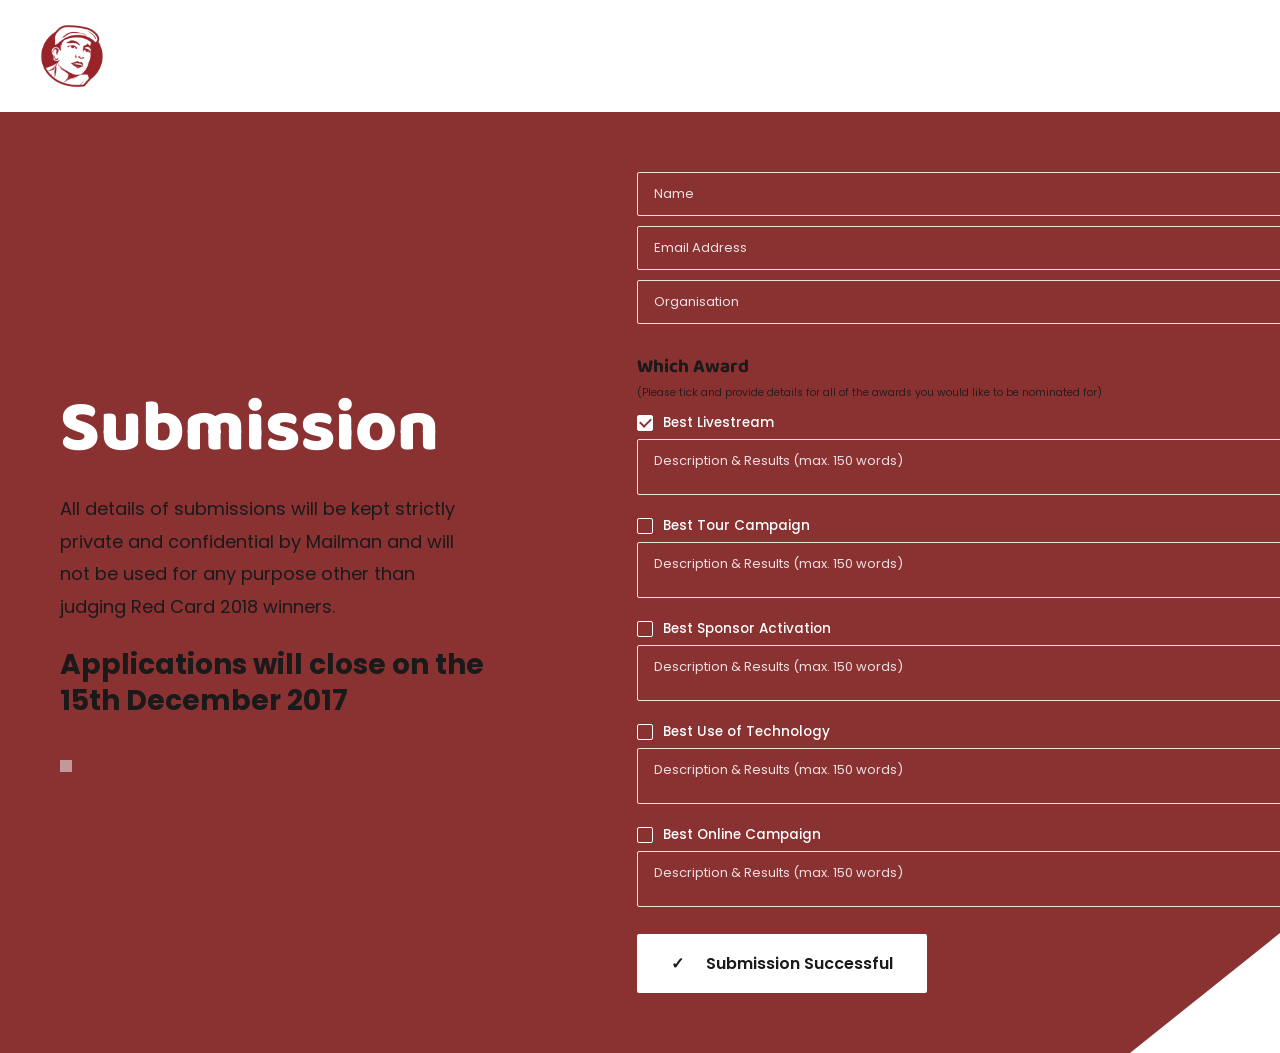
<file: index.html>
<!DOCTYPE html>
<html lang="en">
<head>
<meta charset="UTF-8" />
<meta name="viewport" content="width=device-width, initial-scale=1.0" />
<title>Red Card 2018 | Submission</title>
<link rel="stylesheet" href="style_updated.css" />
</head>
<body>

  <!-- ===================== HEADER ===================== -->
  <header class="site-header">
    <img src="assets/logo.png" alt="Red Card logo" />
  </header>

  <!-- ===================== SUBMISSION SECTION ===================== -->
  <section class="submission">
    <div class="submission-grid">

      <!-- LEFT: intro text -->
      <div class="submission-intro">
        <h1>Submission</h1>
        <p>All details of submissions will be kept strictly private and confidential by Mailman and will not be used for any purpose other than judging Red Card 2018 winners.</p>
        <p class="close-date">Applications will close on the 15th December 2017</p>
        <span class="deco-square"></span>
      </div>

      <!-- RIGHT: form -->
      <div class="submission-form">
        <form>
          <input type="text" placeholder="Name" required />
          <input type="email" placeholder="Email Address" required />
          <input type="text" placeholder="Organisation" />

          <h3 class="award-heading">Which Award</h3>
          <p class="award-hint">(Please tick and provide details for all of the awards you would like to be nominated for)</p>

          <!-- Best Livestream -->
          <div class="award-item">
            <label class="award-check">
              <input type="checkbox" name="award" value="Best Livestream" checked />
              Best Livestream
            </label>
            <button type="button" class="award-icon-btn" aria-label="More info">+</button>
          </div>
          <textarea placeholder="Description &amp; Results (max. 150 words)" maxlength="900"></textarea>

          <!-- Best Tour Campaign -->
          <div class="award-item">
            <label class="award-check">
              <input type="checkbox" name="award" value="Best Tour Campaign" />
              Best Tour Campaign
            </label>
            <button type="button" class="award-icon-btn" aria-label="More info">+</button>
          </div>
          <textarea placeholder="Description &amp; Results (max. 150 words)" maxlength="900"></textarea>

          <!-- Best Sponsor Activation -->
          <div class="award-item">
            <label class="award-check">
              <input type="checkbox" name="award" value="Best Sponsor Activation" />
              Best Sponsor Activation
            </label>
            <button type="button" class="award-icon-btn" aria-label="More info">+</button>
          </div>
          <textarea placeholder="Description &amp; Results (max. 150 words)" maxlength="900"></textarea>

          <!-- Best Use of Technology -->
          <div class="award-item">
            <label class="award-check">
              <input type="checkbox" name="award" value="Best Use of Technology" />
              Best Use of Technology
            </label>
            <button type="button" class="award-icon-btn" aria-label="More info">+</button>
          </div>
          <textarea placeholder="Description &amp; Results (max. 150 words)" maxlength="900"></textarea>

          <!-- Best Online Campaign -->
          <div class="award-item">
            <label class="award-check">
              <input type="checkbox" name="award" value="Best Online Campaign" />
              Best Online Campaign
            </label>
            <button type="button" class="award-icon-btn" aria-label="More info">+</button>
          </div>
          <textarea placeholder="Description &amp; Results (max. 150 words)" maxlength="900"></textarea>

          <button type="submit" class="submit-btn">
            <span class="check-mark">&#10003;</span>
            Submission Successful
          </button>
        </form>
      </div>

    </div>
  </section>

</body>
</html>
</file>
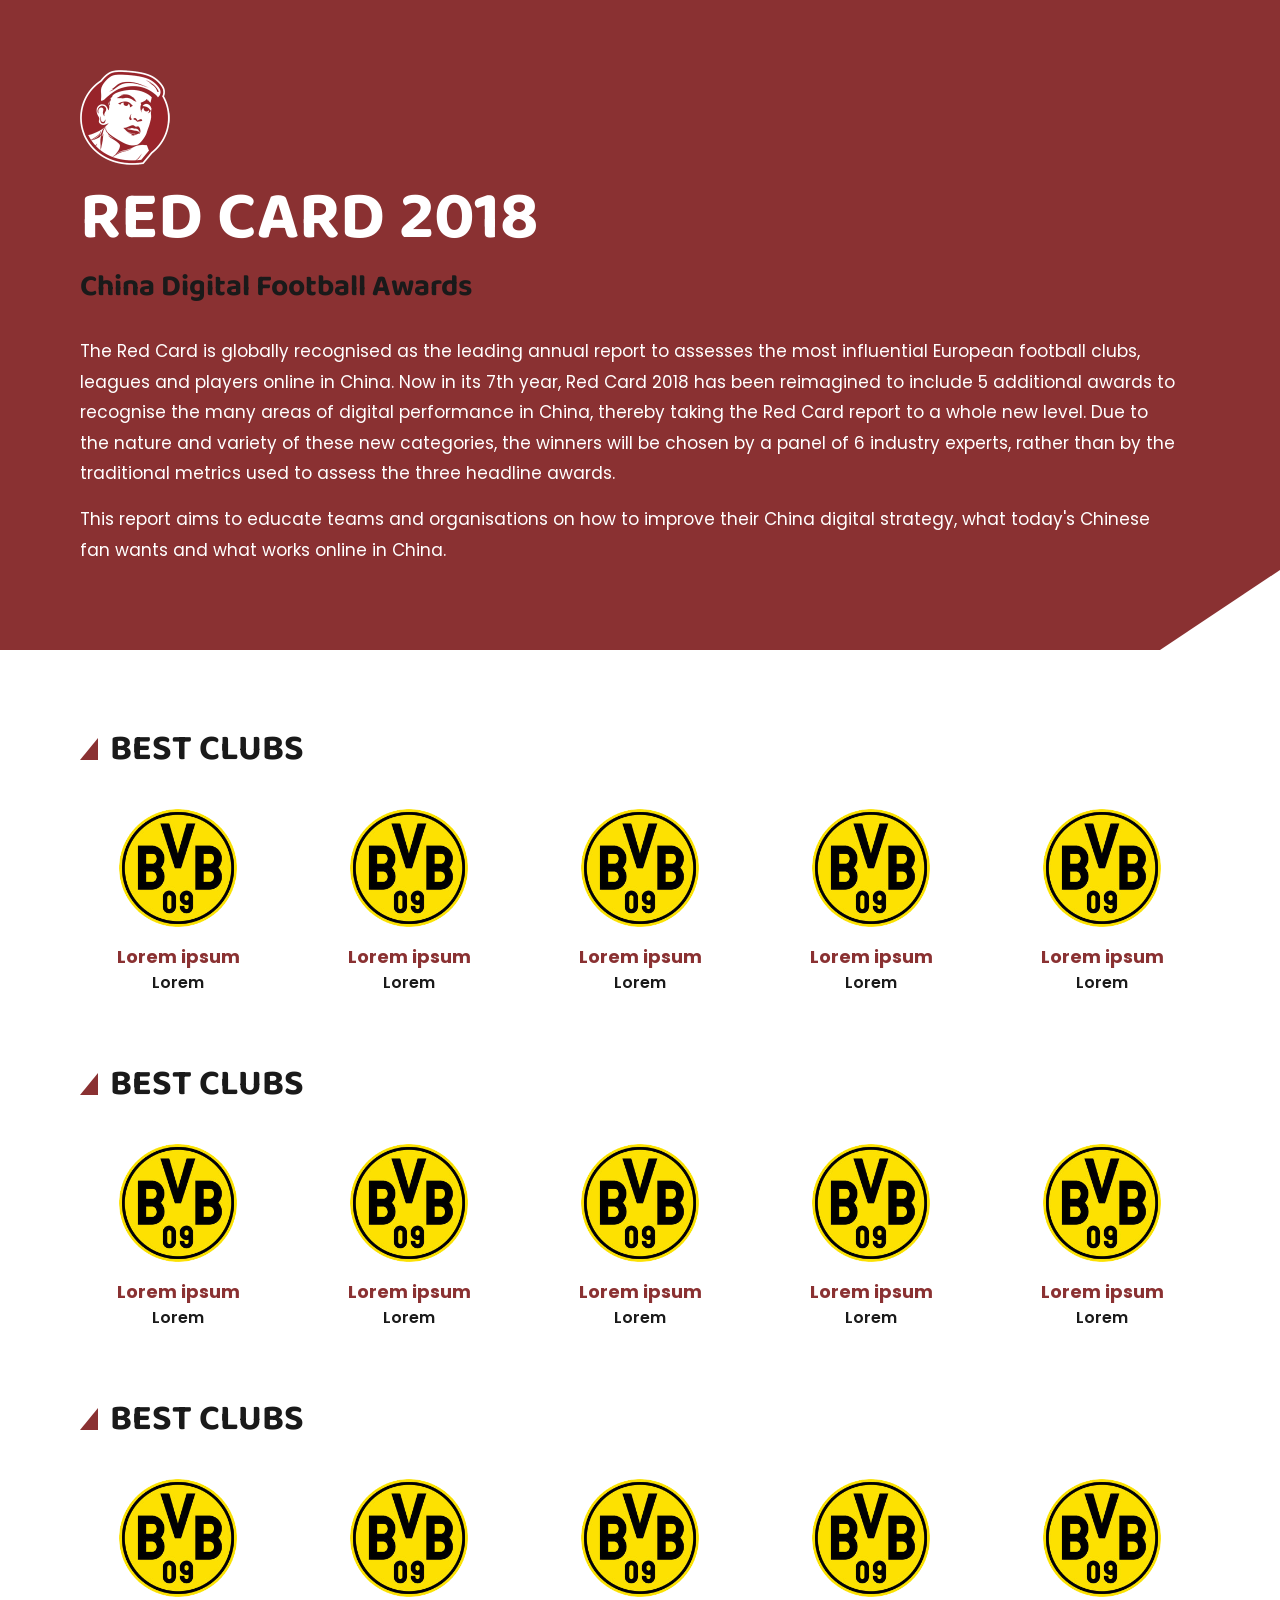
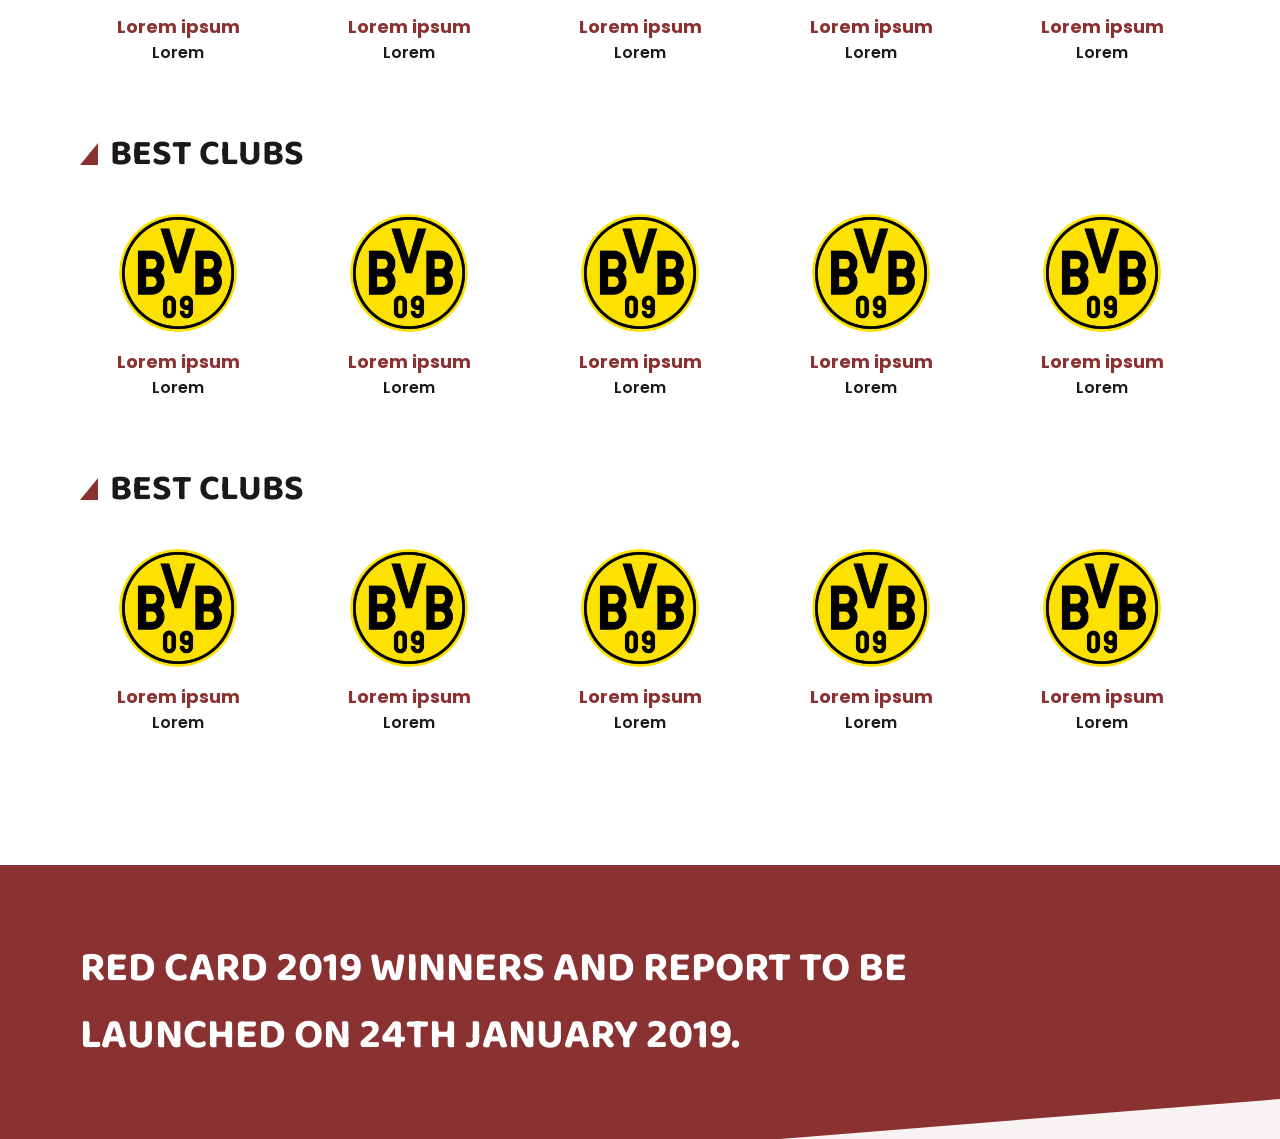
<file: screen2.html>
<!DOCTYPE html>
<html lang="en">
<head>
<meta charset="UTF-8" />
<meta name="viewport" content="width=device-width, initial-scale=1.0" />
<title>Red Card 2018 | China Digital Football Awards</title>
<link rel="stylesheet" href="style_updated.css" />
</head>
<body>
<div class="mobile-frame">

  <!-- ===================== HERO / INTRO ===================== -->
  <header class="results-hero">
    
    <img src="assets/logo.png" alt="Red Card logo" />
    <h1>RED CARD 2018</h1>
    <h2>China Digital Football Awards</h2>
    <p>The Red Card is globally recognised as the leading annual report to assesses the most influential European football clubs, leagues and players online in China. Now in its 7th year, Red Card 2018 has been reimagined to include 5 additional awards to recognise the many areas of digital performance in China, thereby taking the Red Card report to a whole new level. Due to the nature and variety of these new categories, the winners will be chosen by a panel of 6 industry experts, rather than by the traditional metrics used to assess the three headline awards.</p>
    <p>This report aims to educate teams and organisations on how to improve their China digital strategy, what today's Chinese fan wants and what works online in China.</p>
  </header>

  <!-- ===================== BEST CLUBS (repeated) ===================== -->
  <section class="clubs-section">

    <div class="clubs-block">
      <h3><span class="tri"></span>BEST CLUBS</h3>
      <div class="clubs-row">
        <div class="club"><img src="assets/1.png" alt="Club 1"><p class="lorem-a">Lorem ipsum</p><p class="lorem-b">Lorem</p></div>
        <div class="club"><img src="assets/1.png" alt="Club 2"><p class="lorem-a">Lorem ipsum</p><p class="lorem-b">Lorem</p></div>
        <div class="club"><img src="assets/1.png" alt="Club 3"><p class="lorem-a">Lorem ipsum</p><p class="lorem-b">Lorem</p></div>
        <div class="club"><img src="assets/1.png" alt="Club 4"><p class="lorem-a">Lorem ipsum</p><p class="lorem-b">Lorem</p></div>
        <div class="club"><img src="assets/1.png" alt="Club 5"><p class="lorem-a">Lorem ipsum</p><p class="lorem-b">Lorem</p></div>
      </div>
    </div>

    <div class="clubs-block">
      <h3><span class="tri"></span>BEST CLUBS</h3>
      <div class="clubs-row">
        <div class="club"><img src="assets/1.png" alt="Club 1"><p class="lorem-a">Lorem ipsum</p><p class="lorem-b">Lorem</p></div>
        <div class="club"><img src="assets/1.png" alt="Club 2"><p class="lorem-a">Lorem ipsum</p><p class="lorem-b">Lorem</p></div>
        <div class="club"><img src="assets/1.png" alt="Club 3"><p class="lorem-a">Lorem ipsum</p><p class="lorem-b">Lorem</p></div>
        <div class="club"><img src="assets/1.png" alt="Club 4"><p class="lorem-a">Lorem ipsum</p><p class="lorem-b">Lorem</p></div>
        <div class="club"><img src="assets/1.png" alt="Club 5"><p class="lorem-a">Lorem ipsum</p><p class="lorem-b">Lorem</p></div>
      </div>
    </div>

    <div class="clubs-block">
      <h3><span class="tri"></span>BEST CLUBS</h3>
      <div class="clubs-row">
        <div class="club"><img src="assets/1.png" alt="Club 1"><p class="lorem-a">Lorem ipsum</p><p class="lorem-b">Lorem</p></div>
        <div class="club"><img src="assets/1.png" alt="Club 2"><p class="lorem-a">Lorem ipsum</p><p class="lorem-b">Lorem</p></div>
        <div class="club"><img src="assets/1.png" alt="Club 3"><p class="lorem-a">Lorem ipsum</p><p class="lorem-b">Lorem</p></div>
        <div class="club"><img src="assets/1.png" alt="Club 4"><p class="lorem-a">Lorem ipsum</p><p class="lorem-b">Lorem</p></div>
        <div class="club"><img src="assets/1.png" alt="Club 5"><p class="lorem-a">Lorem ipsum</p><p class="lorem-b">Lorem</p></div>
      </div>
    </div>

    <div class="clubs-block">
      <h3><span class="tri"></span>BEST CLUBS</h3>
      <div class="clubs-row">
        <div class="club"><img src="assets/1.png" alt="Club 1"><p class="lorem-a">Lorem ipsum</p><p class="lorem-b">Lorem</p></div>
        <div class="club"><img src="assets/1.png" alt="Club 2"><p class="lorem-a">Lorem ipsum</p><p class="lorem-b">Lorem</p></div>
        <div class="club"><img src="assets/1.png" alt="Club 3"><p class="lorem-a">Lorem ipsum</p><p class="lorem-b">Lorem</p></div>
        <div class="club"><img src="assets/1.png" alt="Club 4"><p class="lorem-a">Lorem ipsum</p><p class="lorem-b">Lorem</p></div>
        <div class="club"><img src="assets/1.png" alt="Club 5"><p class="lorem-a">Lorem ipsum</p><p class="lorem-b">Lorem</p></div>
      </div>
    </div>

    <div class="clubs-block">
      <h3><span class="tri"></span>BEST CLUBS</h3>
      <div class="clubs-row">
        <div class="club"><img src="assets/1.png" alt="Club 1"><p class="lorem-a">Lorem ipsum</p><p class="lorem-b">Lorem</p></div>
        <div class="club"><img src="assets/1.png" alt="Club 2"><p class="lorem-a">Lorem ipsum</p><p class="lorem-b">Lorem</p></div>
        <div class="club"><img src="assets/1.png" alt="Club 3"><p class="lorem-a">Lorem ipsum</p><p class="lorem-b">Lorem</p></div>
        <div class="club"><img src="assets/1.png" alt="Club 4"><p class="lorem-a">Lorem ipsum</p><p class="lorem-b">Lorem</p></div>
        <div class="club"><img src="assets/1.png" alt="Club 5"><p class="lorem-a">Lorem ipsum</p><p class="lorem-b">Lorem</p></div>
      </div>
    </div>

  </section>

  <!-- ===================== NEXT LAUNCH BANNER ===================== -->
  <footer class="results-footer">
    <h2>RED CARD 2019 WINNERS AND REPORT TO BE LAUNCHED ON 24TH JANUARY 2019.</h2>
  </footer>

</div>
</body>
</html>
</file>
<file: style_updated.css>
/* =========================================================
   RED CARD 2018 — Stylesheet
   index.html   -> Submission form (screen1.png)
   screen2.html -> Awards results page (screen2.png)
   ========================================================= */

@import url('https://fonts.googleapis.com/css2?family=Baloo+2:wght@600;700;800&family=Poppins:wght@400;500;600;700&display=swap');

:root {
  --red: #8a3132;
  --red-dark: #6f2627;
  --dark: #1a1a1a;
  --white: #ffffff;
  --heading-font: 'Baloo 2', 'Poppins', sans-serif;
  --body-font: 'Poppins', Arial, sans-serif;
}

* {
  margin: 0;
  padding: 0;
  box-sizing: border-box;
}

body {
  font-family: var(--body-font);
  color: var(--dark);
  background: var(--white);
}

img {
  max-width: 100%;
  display: block;
}

/* =========================================================
   HEADER (shared)
   ========================================================= */
.site-header {
  padding: 24px 40px;
  background: var(--white);
}

.site-header img {
  width: 64px;
  height: 64px;
}

/* =========================================================
   INDEX.HTML — SUBMISSION FORM (screen1.png)
   ========================================================= */
   /* =========================================================
   INDEX.HTML — SUBMISSION FORM (Desktop)
   ========================================================= */

.submission {
  background: var(--red);
  padding: 60px;
  position: relative;
  overflow: hidden;
}

.submission-grid {
  max-width: 1300px;
  margin: 0 auto;

  display: grid;
  grid-template-columns: 42% 58%;
  column-gap: 90px;

  align-items: center;
  min-height: 720px;
}

/* ================= LEFT COLUMN ================= */

.submission-intro {
  display: flex;
  flex-direction: column;
  justify-content: center;
  height: 100%;
}

.submission-intro h1 {
  font-family: var(--heading-font);
  font-size: 72px;
  font-weight: 800;
  color: var(--white);
  line-height: 1;
  margin-bottom: 28px;
}

.submission-intro p {
  color: var(--dark);
  font-size: 18px;
  line-height: 1.8;
  max-width: 420px;
  margin-bottom: 24px;
}

.submission-intro .close-date {
  font-size: 28px;
  font-weight: 700;
  line-height: 1.3;
  max-width: 470px;
  margin-bottom: 40px;
}

.deco-square {
  width: 12px;
  height: 12px;
  background: rgba(255,255,255,.5);
}

/* ================= RIGHT COLUMN ================= */

.submission-form {
  width: 100%;
}

.submission-form input[type="text"],
.submission-form input[type="email"],
.submission-form textarea {
  width: 100%;
  background: transparent;
  border: 1px solid rgba(255,255,255,.85);
  color: var(--white);
  font-size: 15px;
  font-family: var(--body-font);
  padding: 13px 16px;
  margin-bottom: 12px;
  resize: none;
}

.submission-form input::placeholder,
.submission-form textarea::placeholder {
  color: rgba(255,255,255,.85);
}

.submission-form textarea {
  height: 58px;
}

.award-heading {
  font-family: var(--heading-font);
  font-size: 22px;
  font-weight: 700;
  color: var(--dark);
  margin: 18px 0 5px;
}

.award-hint {
  font-size: 11px;
  color: var(--dark);
  margin-bottom: 15px;
}

.award-item {
  display: flex;
  justify-content: space-between;
  align-items: center;
  margin-bottom: 8px;
}

.award-check {
  display: flex;
  align-items: center;
  gap: 10px;
  color: var(--white);
  font-size: 14px;
  cursor: pointer;
}

.award-check input[type="checkbox"] {
  appearance: none;
  width: 16px;
  height: 16px;
  border: 1.5px solid #fff;
  background: transparent;
}

.award-check input[type="checkbox"]:checked {
  background: #fff;
}

.award-icon-btn {
  width: 20px;
  height: 20px;
  border: none;
  background: rgba(255,255,255,.9);
  color: var(--red);
  font-weight: bold;
  cursor: pointer;
}

.submit-btn {
  margin-top: 15px;
  background: #fff;
  border: none;
  padding: 15px 32px;
  font-size: 15px;
  font-weight: 600;
  cursor: pointer;
}

.submit-btn .check-mark {
  margin-right: 10px;
}

/* Bottom white triangle */

.submission::after {
  content: "";
  position: absolute;
  right: 0;
  bottom: 0;
  border-style: solid;
  border-width: 0 0 120px 150px;
  border-color: transparent transparent #fff transparent;
}

/* Desktop / Tablet */

@media (max-width:900px) {

  .submission {
    padding: 30px;
  }

  .submission-grid {
    grid-template-columns: 1fr;
    gap: 40px;
    min-height: auto;
  }

  .submission-intro h1 {
    font-size: 48px;
  }

  .submission-intro p {
    font-size: 16px;
  }

  .submission-intro .close-date {
    font-size: 24px;
  }

}
/*
.submission {
  background: var(--red);
  padding: 42px 60px 70px;
  position: relative;
  overflow: hidden;
}

.submission-grid {
  display: grid;
  grid-template-columns: 1fr 1.15fr;
  gap: 60px;
  max-width: 1100px;
  margin: 0 auto;
}

 ---- left column ---- 
.submission-intro h1 {
  font-family: var(--heading-font);
  font-weight: 800;
  font-size: 54px;
  color: var(--white);
  line-height: 1;
  margin-bottom: 18px;
}

.submission-intro p {
  color: var(--dark);
  font-size: 14px;
  line-height: 1.7;
  max-width: 320px;
  margin-bottom: 26px;   26px;          18px; 
}

.submission-intro .close-date {
  font-weight: 700;
  font-size: 21px;
  line-height: 1.35;
  color: var(--dark);
  max-width: 300px;
}

 small decorative squares seen scattered in the mockup 
.deco-square {
  width: 10px;
  height: 10px;
  background: rgba(255, 255, 255, 0.5);
  display: inline-block;
  margin-top: 30px;
}

/* ---- right column: form ---- */
.submission-form input[type="text"],
.submission-form input[type="email"],
.submission-form textarea {
  width: 100%;
  background: transparent;
  border: 1px solid rgba(255, 255, 255, 0.85);
  color: var(--white);
  font-family: var(--body-font);
  font-size: 13px;
  padding: 11px 16px;
  border-radius: 2px;
  margin-bottom: 10px;
  resize: none;
}

.submission-form input::placeholder,
.submission-form textarea::placeholder {
  color: rgba(255, 255, 255, 0.85);
}

.submission-form textarea {
  height: 56px;
  margin-bottom: 14px;
}

.award-heading {
  font-family: var(--heading-font);
  font-weight: 700;
  font-size: 19px;
  color: var(--dark);
  margin-bottom: 3px;
}

.award-hint {
  font-size: 10.5px;
  color: var(--dark);
  opacity: 0.85;
  margin-bottom: 12px;
}

.award-item {
  display: flex;
  align-items: center;
  justify-content: space-between;
  margin-bottom: 6px;
}

.award-check {
  display: flex;
  align-items: center;
  gap: 10px;
  cursor: pointer;
  font-size: 13.5px;
  color: var(--white);
  font-weight: 500;
}

.award-check input[type="checkbox"] {
  appearance: none;
  -webkit-appearance: none;
  width: 16px;
  height: 16px;
  border: 1.5px solid var(--white);
  border-radius: 2px;
  background: transparent;
  position: relative;
  flex-shrink: 0;
  cursor: pointer;
}

.award-check input[type="checkbox"]:checked {
  background: var(--white);
}

.award-check input[type="checkbox"]:checked::after {
  content: "";
  position: absolute;
  left: 4px;
  top: 0px;
  width: 5px;
  height: 9px;
  border: solid var(--red);
  border-width: 0 2px 2px 0;
  transform: rotate(45deg);
}

.award-icon-btn {
  width: 20px;
  height: 20px;
  background: rgba(255, 255, 255, 0.85);
  color: var(--red);
  border: none;
  font-size: 13px;
  font-weight: 700;
  line-height: 1;
  border-radius: 2px;
  cursor: pointer;
  flex-shrink: 0;
}

.submit-btn {
  display: inline-flex;
  align-items: center;
  gap: 12px;
  background: var(--white);
  color: var(--dark);
  border: none;
  font-family: var(--body-font);
  font-weight: 600;
  font-size: 16px;
  padding: 17px 34px;
  border-radius: 2px;
  cursor: pointer;
  margin-top: 6px;
} */

.submit-btn .check-mark {
  width: 18px;
  height: 18px;
  border-radius: 50%;
  display: inline-flex;
  align-items: center;
  justify-content: center;
  font-size: 12px;
  color: var(--dark);
}

/* diagonal corner cut, bottom-right of the red panel */
.submission::after {
  content: "";
  position: absolute;
  right: 0;
  bottom: 0;
  width: 0;
  height: 0;
  border-style: solid;
  border-width: 0 0 120px 150px;
  border-color: transparent transparent var(--white) transparent;
}

/* =========================================================
   SCREEN2.HTML — RESULTS PAGE (Desktop Responsive)
   ========================================================= */
.mobile-frame{
  width:100%;
  max-width:1400px;
  margin:0 auto;
  overflow:hidden;
  background:#fff;
}
.results-hero{background:var(--red);padding:70px 80px;position:relative;}
.results-hero img{width:90px;margin-bottom:20px;}
.results-hero h1{font-family:var(--heading-font);font-size:68px;color:#fff;line-height:1;}
.results-hero h2{font-family:var(--heading-font);font-size:30px;margin:10px 0 25px;color:var(--dark);}
.results-hero p{font-size:17px;line-height:1.8;color:#fff;max-width:1100px;margin-bottom:15px;}
.results-hero::after{content:"";position:absolute;right:0;bottom:0;border-style:solid;border-width:0 0 80px 120px;border-color:transparent transparent #fff transparent;}
.clubs-section{padding:70px 80px;}
.clubs-block{margin-bottom:60px;}
.clubs-block h3{display:flex;align-items:center;gap:12px;font-family:var(--heading-font);font-size:36px;margin-bottom:30px;}
.clubs-block .tri{width:0;height:0;border-style:solid;border-width:0 0 22px 18px;border-color:transparent transparent var(--red) transparent;}
.clubs-row{display:grid;grid-template-columns:repeat(5,1fr);gap:35px;}
.club{text-align:center;}
.club img{width:120px;height:120px;object-fit:contain;margin:0 auto 15px;}
.club .lorem-a{font-size:18px;font-weight:700;color:var(--red);}
.club .lorem-b{font-size:16px;font-weight:600;}
.results-footer{background:var(--red);padding:70px 80px;position:relative;}
.results-footer h2{font-family:var(--heading-font);font-size:42px;color:#fff;max-width:900px;}
.results-footer::after{content:"";position:absolute;right:0;bottom:0;border-style:solid;border-width:0 0 40px 500px;border-color:transparent transparent #f8f3f3 transparent;}

/* =========================================================
   RESPONSIVE
   ========================================================= */
@media(max-width:992px){
.clubs-row{grid-template-columns:repeat(3,1fr);}
.results-hero,.clubs-section,.results-footer{padding:40px;}
.results-hero h1{font-size:48px;}
}
@media(max-width:768px){
.mobile-frame{max-width:100%;}
.clubs-row{grid-template-columns:repeat(2,1fr);gap:20px;}
.results-hero,.clubs-section,.results-footer{padding:24px;}
.results-hero h1{font-size:34px;}
.results-hero h2{font-size:20px;}
.results-hero p{font-size:14px;}
.club img{width:70px;height:70px;}
.results-footer h2{font-size:24px;}
}
</file>
